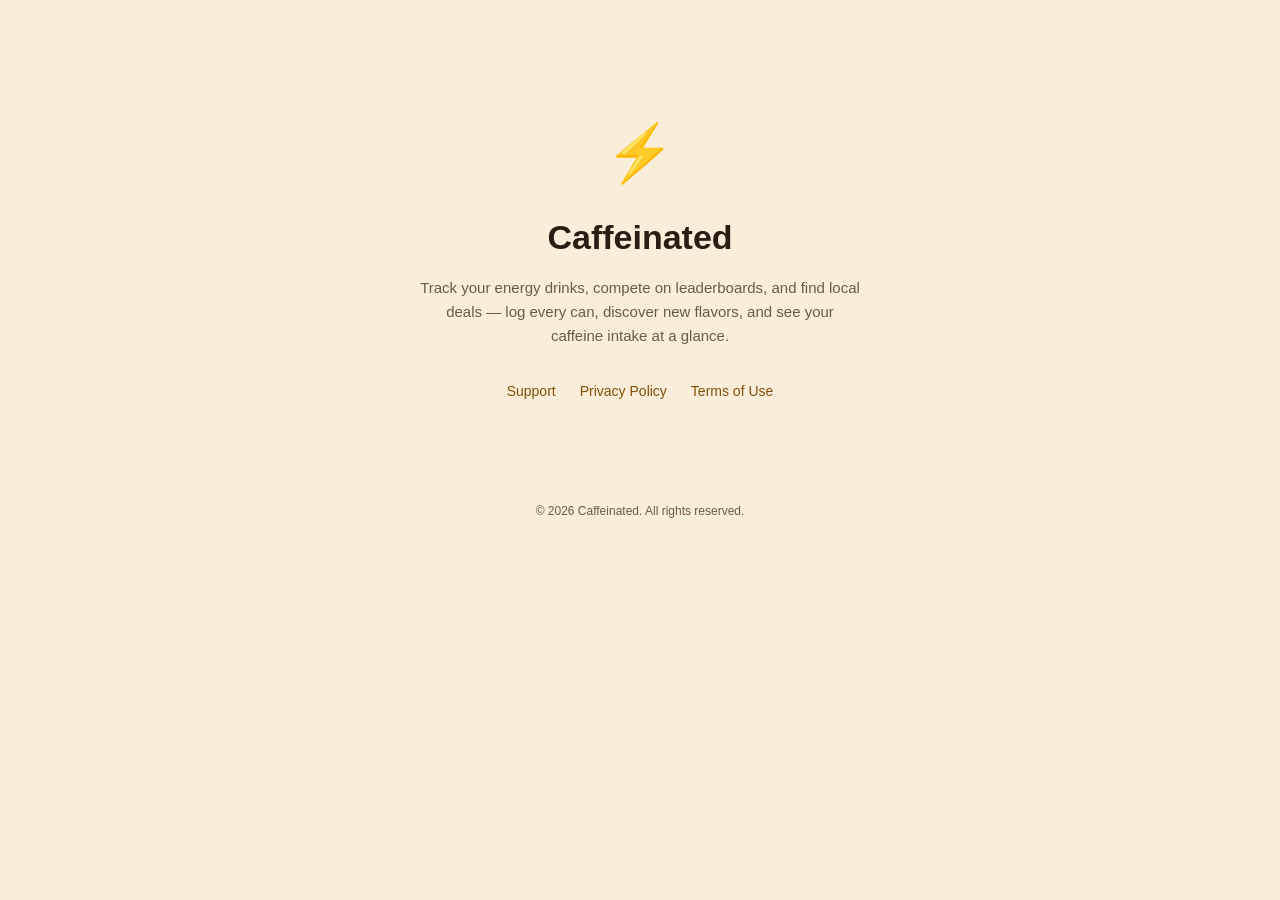
<file: index.html>
<!DOCTYPE html>
<html lang="en">
<head>
<meta charset="UTF-8">
<meta name="viewport" content="width=device-width, initial-scale=1.0">
<meta name="google-site-verification" content="kxcARHRL8NY4AYzbLue4tC6kULSkFGNWtAFDl7lVQUo" />
<title>Caffeinated</title>
<link rel="stylesheet" href="style.css">
</head>
<body>
<div class="wrap">
  <div class="home-hero">
    <span class="bolt-big">⚡</span>
    <h1>Caffeinated</h1>
    <p>Track your energy drinks, compete on leaderboards, and find local deals — log every can, discover new flavors, and see your caffeine intake at a glance.</p>
    <div class="links">
      <a href="support.html">Support</a>
      <a href="privacy-policy.html">Privacy Policy</a>
      <a href="terms.html">Terms of Use</a>
    </div>
  </div>
  <footer>&copy; 2026 Caffeinated. All rights reserved.</footer>
</div>
</body>
</html>
</file>
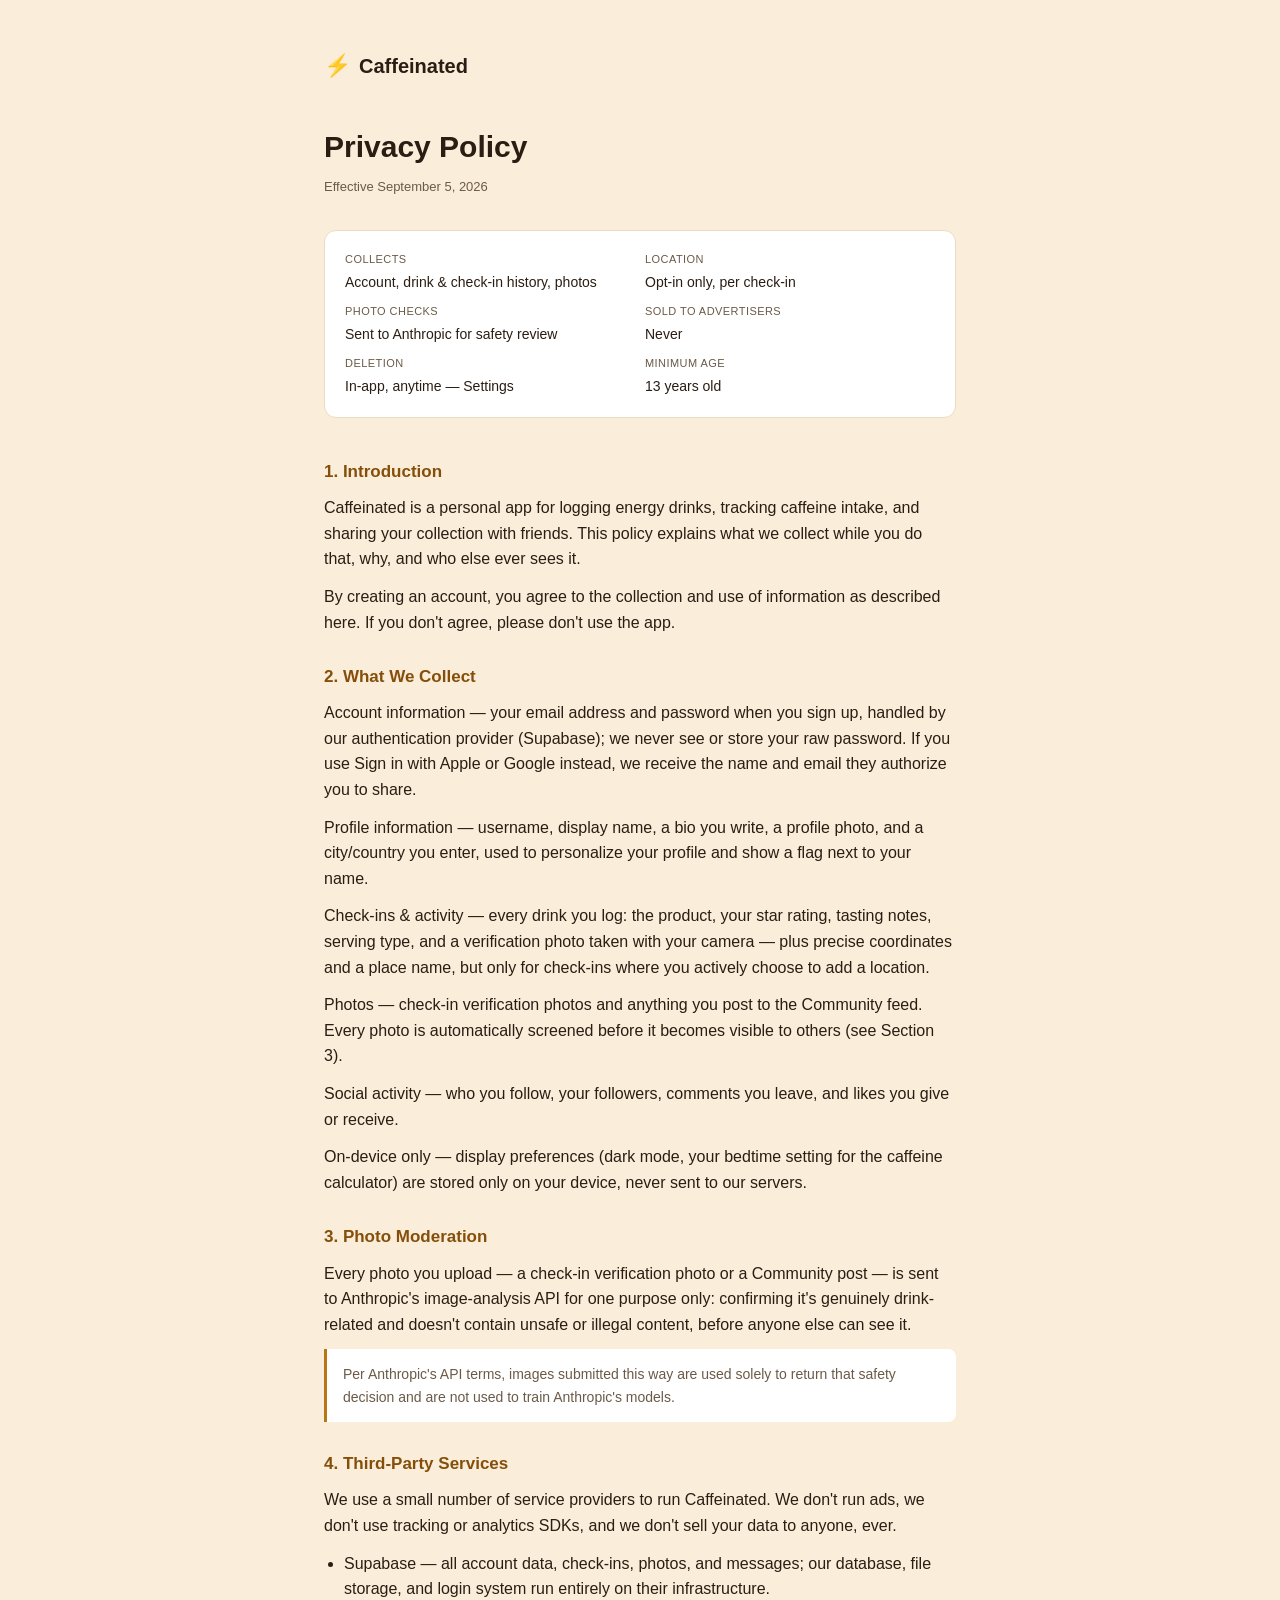
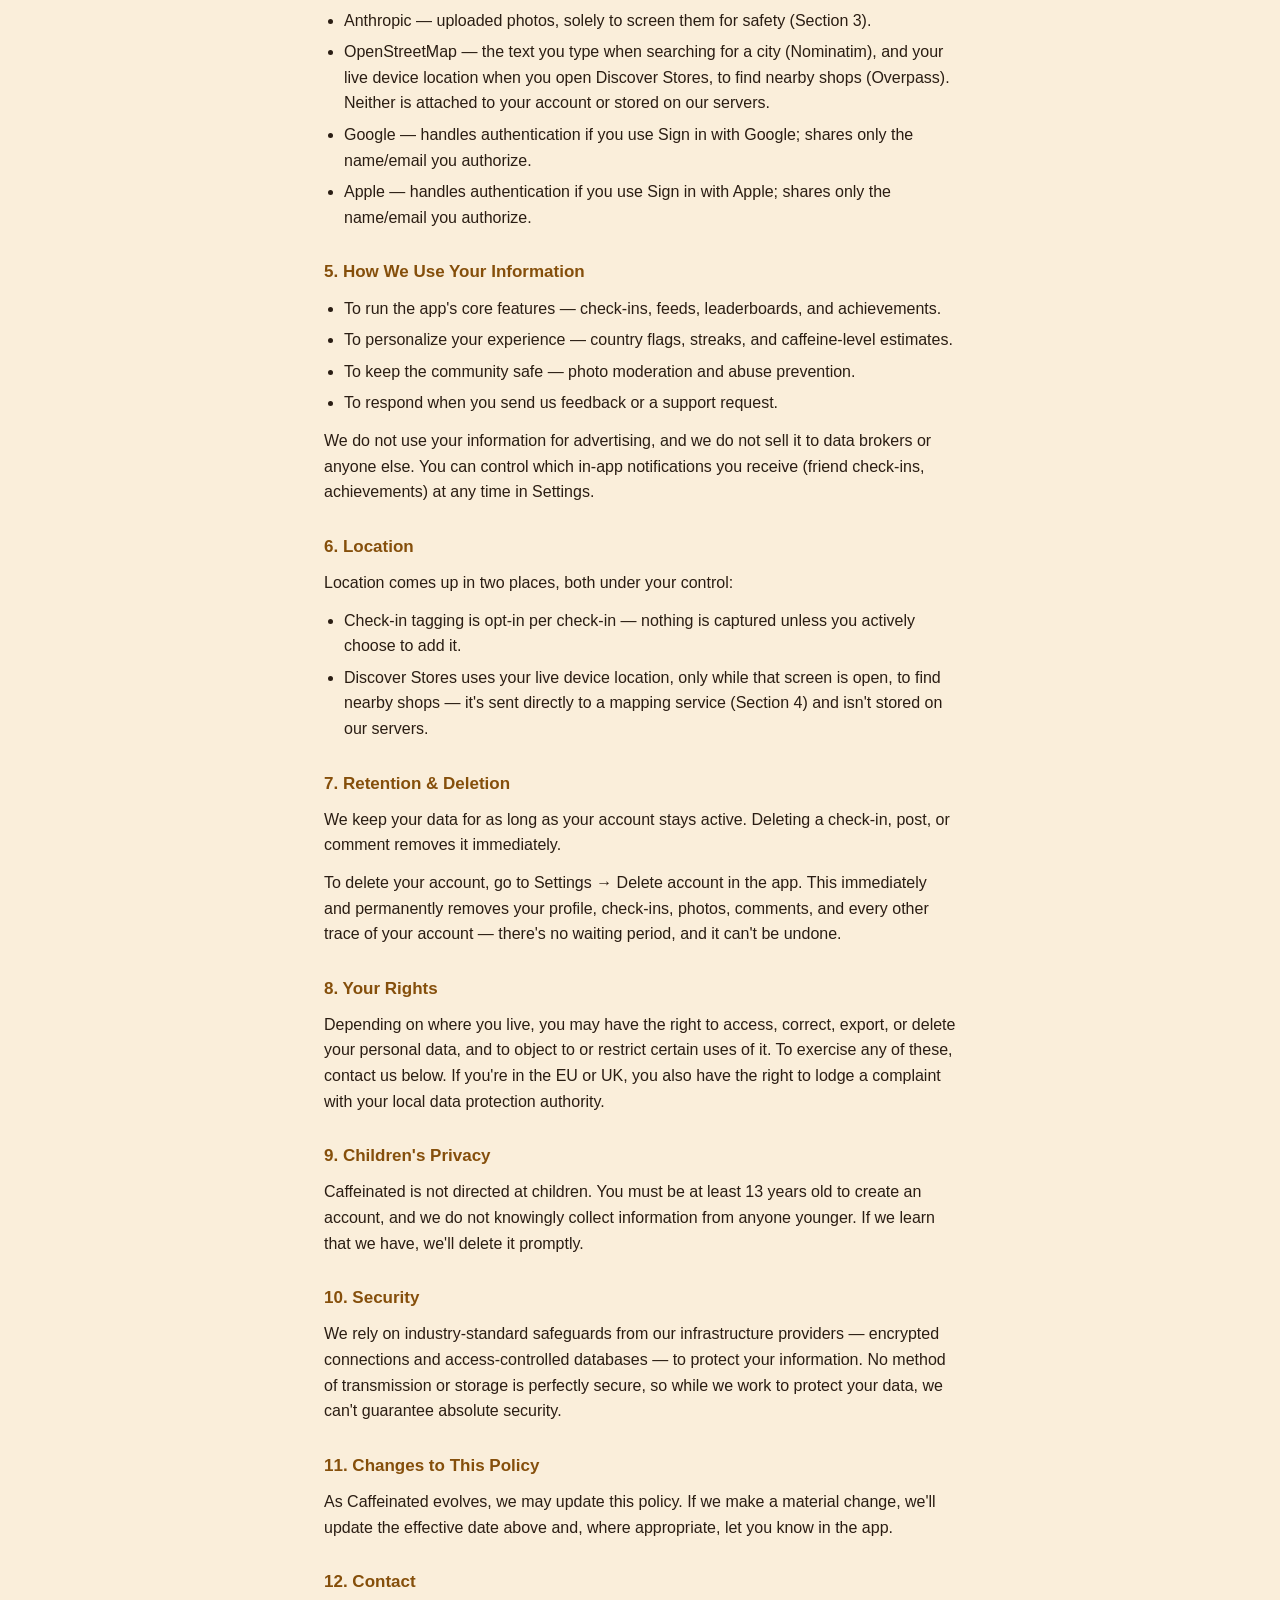
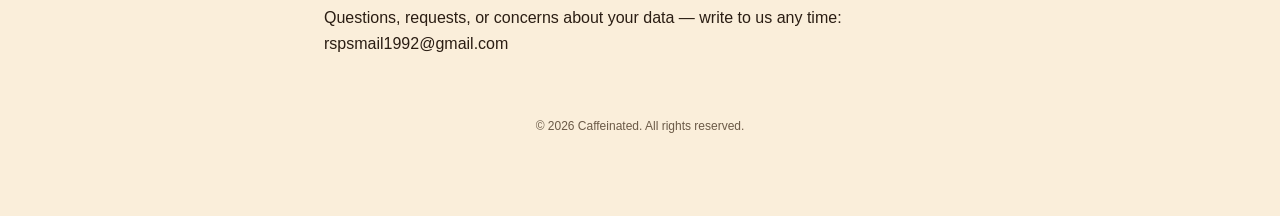
<file: privacy-policy.html>
<!DOCTYPE html>
<html lang="en">
<head>
<meta charset="UTF-8">
<meta name="viewport" content="width=device-width, initial-scale=1.0">
<title>Privacy Policy — Caffeinated</title>
<link rel="stylesheet" href="style.css">
</head>
<body>
<div class="wrap">
  <a class="brand" href="index.html"><span class="bolt">⚡</span> Caffeinated</a>
  <h1>Privacy Policy</h1>
  <p class="effective-date">Effective September 5, 2026</p>

  <div class="glance">
    <div class="glance-item"><span class="glance-k">Collects</span><span class="glance-v">Account, drink &amp; check-in history, photos</span></div>
    <div class="glance-item"><span class="glance-k">Location</span><span class="glance-v">Opt-in only, per check-in</span></div>
    <div class="glance-item"><span class="glance-k">Photo checks</span><span class="glance-v">Sent to Anthropic for safety review</span></div>
    <div class="glance-item"><span class="glance-k">Sold to advertisers</span><span class="glance-v">Never</span></div>
    <div class="glance-item"><span class="glance-k">Deletion</span><span class="glance-v">In-app, anytime — Settings</span></div>
    <div class="glance-item"><span class="glance-k">Minimum age</span><span class="glance-v">13 years old</span></div>
  </div>

  <section>
    <h2>1. Introduction</h2>
    <p>Caffeinated is a personal app for logging energy drinks, tracking caffeine intake, and sharing your collection with friends. This policy explains what we collect while you do that, why, and who else ever sees it.</p>
    <p>By creating an account, you agree to the collection and use of information as described here. If you don't agree, please don't use the app.</p>
  </section>

  <section>
    <h2>2. What We Collect</h2>
    <p>Account information — your email address and password when you sign up, handled by our authentication provider (Supabase); we never see or store your raw password. If you use Sign in with Apple or Google instead, we receive the name and email they authorize you to share.</p>
    <p>Profile information — username, display name, a bio you write, a profile photo, and a city/country you enter, used to personalize your profile and show a flag next to your name.</p>
    <p>Check-ins &amp; activity — every drink you log: the product, your star rating, tasting notes, serving type, and a verification photo taken with your camera — plus precise coordinates and a place name, but only for check-ins where you actively choose to add a location.</p>
    <p>Photos — check-in verification photos and anything you post to the Community feed. Every photo is automatically screened before it becomes visible to others (see Section 3).</p>
    <p>Social activity — who you follow, your followers, comments you leave, and likes you give or receive.</p>
    <p>On-device only — display preferences (dark mode, your bedtime setting for the caffeine calculator) are stored only on your device, never sent to our servers.</p>
  </section>

  <section>
    <h2>3. Photo Moderation</h2>
    <p>Every photo you upload — a check-in verification photo or a Community post — is sent to Anthropic's image-analysis API for one purpose only: confirming it's genuinely drink-related and doesn't contain unsafe or illegal content, before anyone else can see it.</p>
    <div class="callout">Per Anthropic's API terms, images submitted this way are used solely to return that safety decision and are not used to train Anthropic's models.</div>
  </section>

  <section>
    <h2>4. Third-Party Services</h2>
    <p>We use a small number of service providers to run Caffeinated. We don't run ads, we don't use tracking or analytics SDKs, and we don't sell your data to anyone, ever.</p>
    <ul>
      <li>Supabase — all account data, check-ins, photos, and messages; our database, file storage, and login system run entirely on their infrastructure.</li>
      <li>Anthropic — uploaded photos, solely to screen them for safety (Section 3).</li>
      <li>OpenStreetMap — the text you type when searching for a city (Nominatim), and your live device location when you open Discover Stores, to find nearby shops (Overpass). Neither is attached to your account or stored on our servers.</li>
      <li>Google — handles authentication if you use Sign in with Google; shares only the name/email you authorize.</li>
      <li>Apple — handles authentication if you use Sign in with Apple; shares only the name/email you authorize.</li>
    </ul>
  </section>

  <section>
    <h2>5. How We Use Your Information</h2>
    <ul>
      <li>To run the app's core features — check-ins, feeds, leaderboards, and achievements.</li>
      <li>To personalize your experience — country flags, streaks, and caffeine-level estimates.</li>
      <li>To keep the community safe — photo moderation and abuse prevention.</li>
      <li>To respond when you send us feedback or a support request.</li>
    </ul>
    <p>We do not use your information for advertising, and we do not sell it to data brokers or anyone else. You can control which in-app notifications you receive (friend check-ins, achievements) at any time in Settings.</p>
  </section>

  <section>
    <h2>6. Location</h2>
    <p>Location comes up in two places, both under your control:</p>
    <ul>
      <li>Check-in tagging is opt-in per check-in — nothing is captured unless you actively choose to add it.</li>
      <li>Discover Stores uses your live device location, only while that screen is open, to find nearby shops — it's sent directly to a mapping service (Section 4) and isn't stored on our servers.</li>
    </ul>
  </section>

  <section>
    <h2>7. Retention &amp; Deletion</h2>
    <p>We keep your data for as long as your account stays active. Deleting a check-in, post, or comment removes it immediately.</p>
    <p>To delete your account, go to Settings → Delete account in the app. This immediately and permanently removes your profile, check-ins, photos, comments, and every other trace of your account — there's no waiting period, and it can't be undone.</p>
  </section>

  <section>
    <h2>8. Your Rights</h2>
    <p>Depending on where you live, you may have the right to access, correct, export, or delete your personal data, and to object to or restrict certain uses of it. To exercise any of these, contact us below. If you're in the EU or UK, you also have the right to lodge a complaint with your local data protection authority.</p>
  </section>

  <section>
    <h2>9. Children's Privacy</h2>
    <p>Caffeinated is not directed at children. You must be at least 13 years old to create an account, and we do not knowingly collect information from anyone younger. If we learn that we have, we'll delete it promptly.</p>
  </section>

  <section>
    <h2>10. Security</h2>
    <p>We rely on industry-standard safeguards from our infrastructure providers — encrypted connections and access-controlled databases — to protect your information. No method of transmission or storage is perfectly secure, so while we work to protect your data, we can't guarantee absolute security.</p>
  </section>

  <section>
    <h2>11. Changes to This Policy</h2>
    <p>As Caffeinated evolves, we may update this policy. If we make a material change, we'll update the effective date above and, where appropriate, let you know in the app.</p>
  </section>

  <section>
    <h2>12. Contact</h2>
    <p>Questions, requests, or concerns about your data — write to us any time: rspsmail1992@gmail.com</p>
  </section>

  <footer>&copy; 2026 Caffeinated. All rights reserved.</footer>
</div>
</body>
</html>
</file>
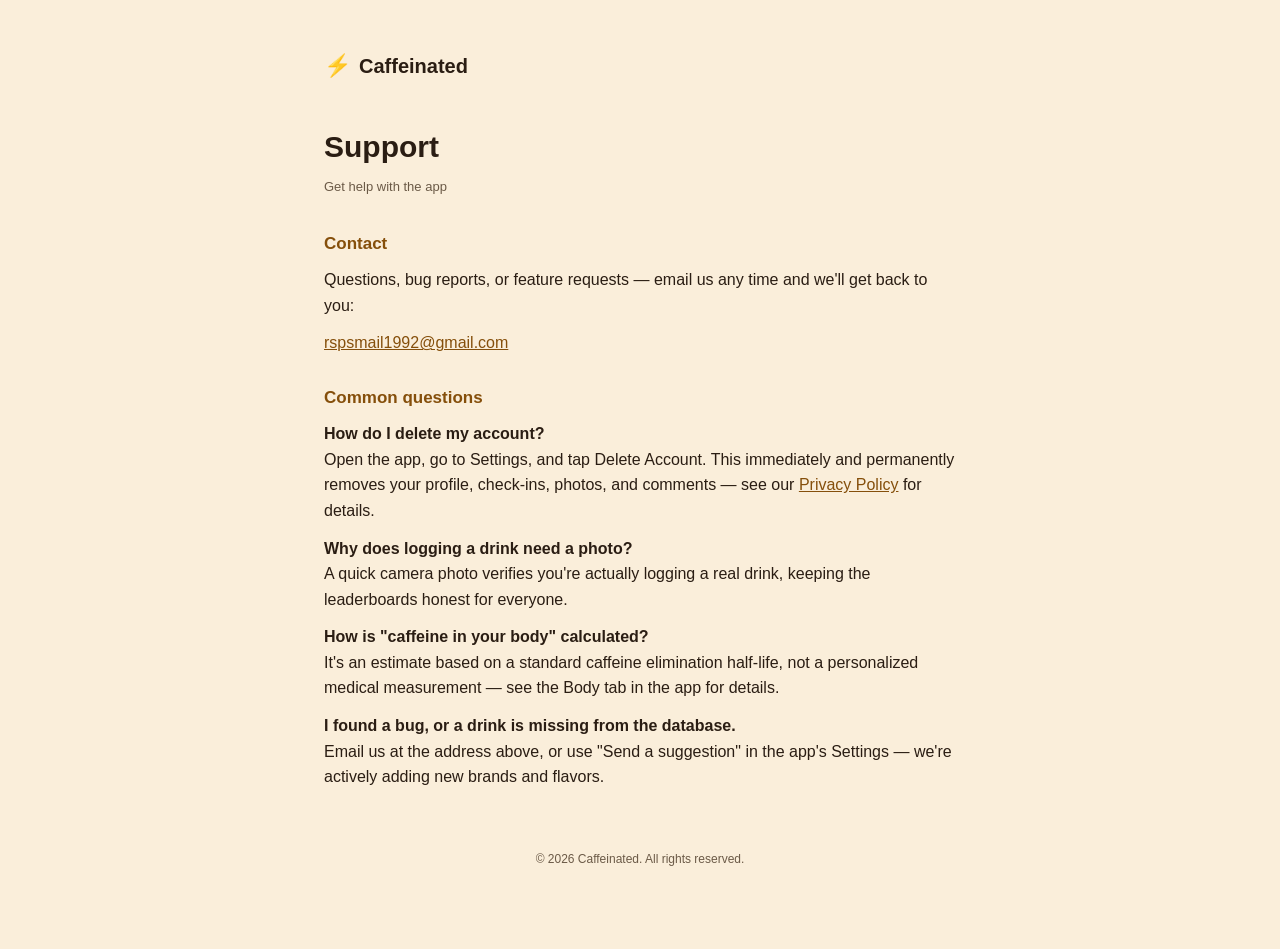
<file: support.html>
<!DOCTYPE html>
<html lang="en">
<head>
<meta charset="UTF-8">
<meta name="viewport" content="width=device-width, initial-scale=1.0">
<title>Support — Caffeinated</title>
<link rel="stylesheet" href="style.css">
</head>
<body>
<div class="wrap">
  <a class="brand" href="index.html"><span class="bolt">⚡</span> Caffeinated</a>
  <h1>Support</h1>
  <p class="effective-date">Get help with the app</p>

  <section>
    <h2>Contact</h2>
    <p>Questions, bug reports, or feature requests — email us any time and we'll get back to you:</p>
    <p><a href="mailto:rspsmail1992@gmail.com" style="color: var(--accent-dark); font-weight: 500;">rspsmail1992@gmail.com</a></p>
  </section>

  <section>
    <h2>Common questions</h2>
    <p><strong>How do I delete my account?</strong><br>
    Open the app, go to Settings, and tap Delete Account. This immediately and permanently removes your profile, check-ins, photos, and comments — see our <a href="privacy-policy.html" style="color: var(--accent-dark);">Privacy Policy</a> for details.</p>
    <p><strong>Why does logging a drink need a photo?</strong><br>
    A quick camera photo verifies you're actually logging a real drink, keeping the leaderboards honest for everyone.</p>
    <p><strong>How is "caffeine in your body" calculated?</strong><br>
    It's an estimate based on a standard caffeine elimination half-life, not a personalized medical measurement — see the Body tab in the app for details.</p>
    <p><strong>I found a bug, or a drink is missing from the database.</strong><br>
    Email us at the address above, or use "Send a suggestion" in the app's Settings — we're actively adding new brands and flavors.</p>
  </section>

  <footer>&copy; 2026 Caffeinated. All rights reserved.</footer>
</div>
</body>
</html>
</file>
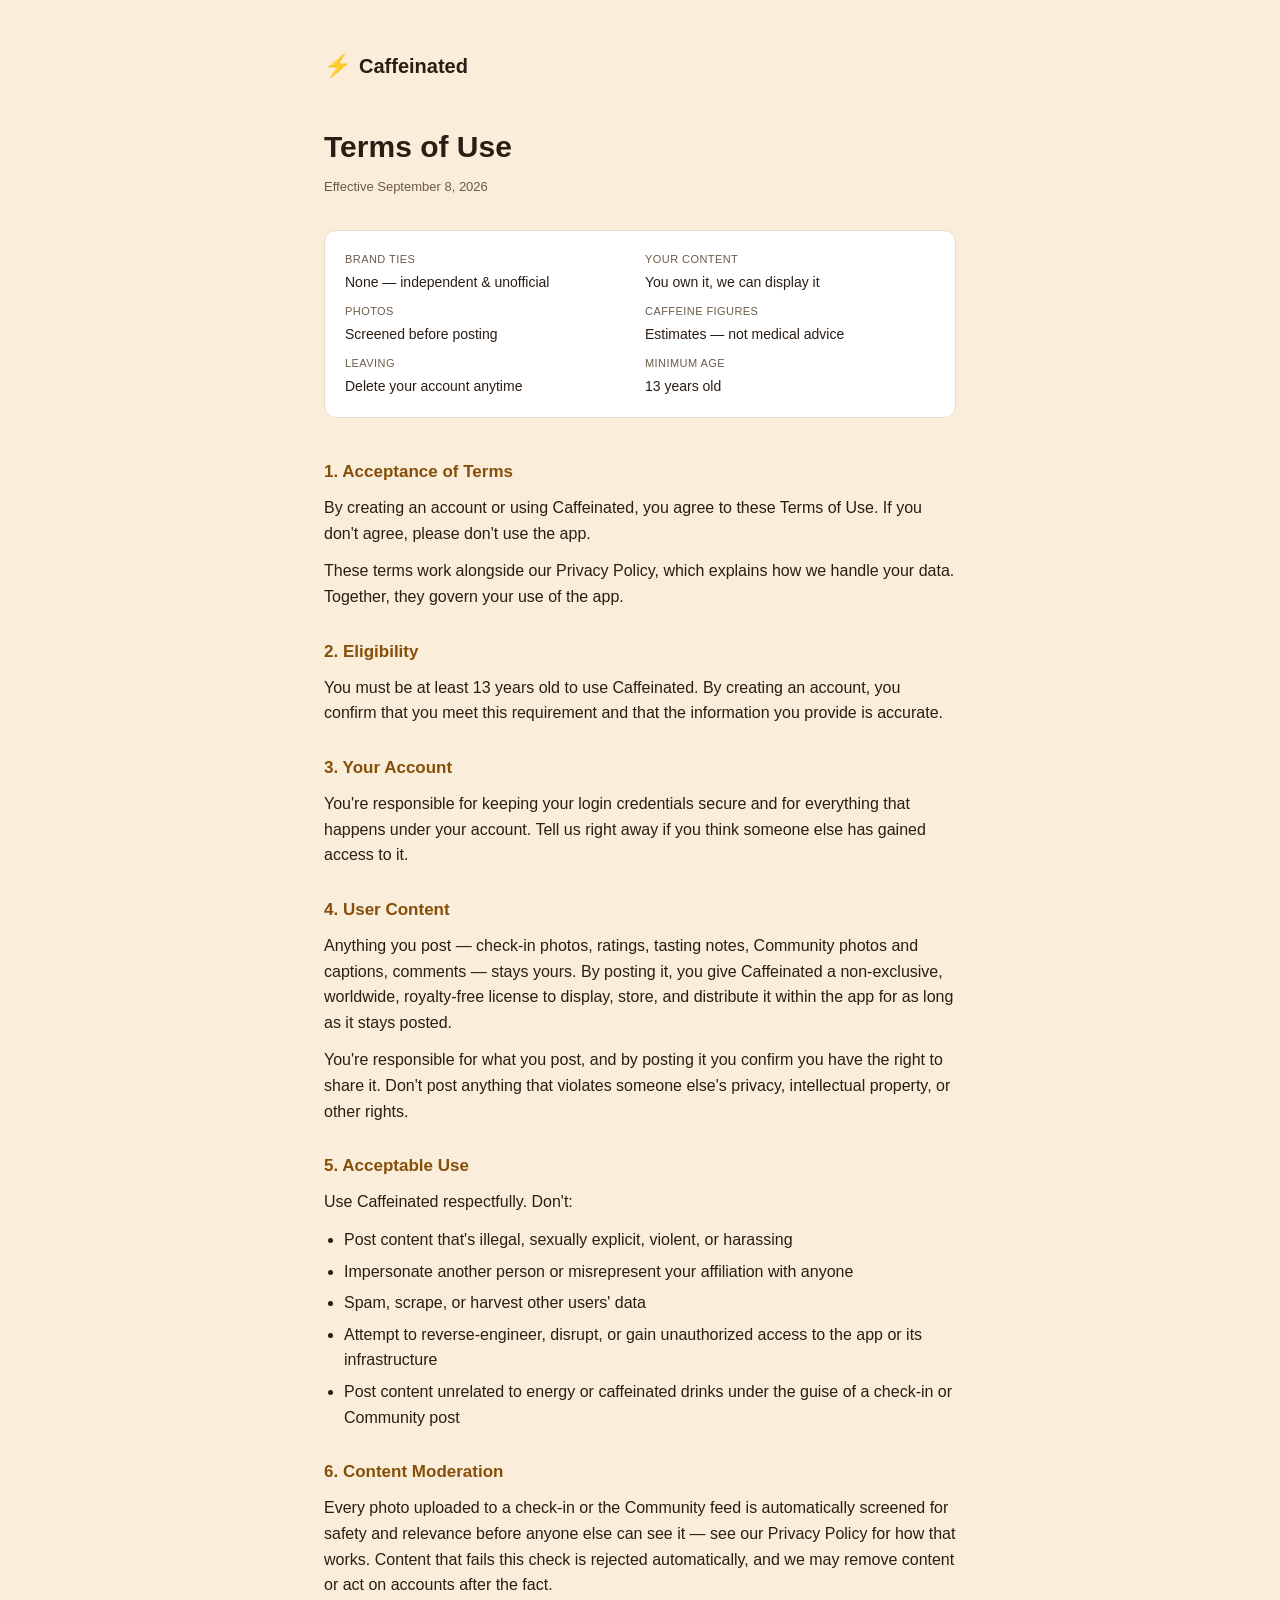
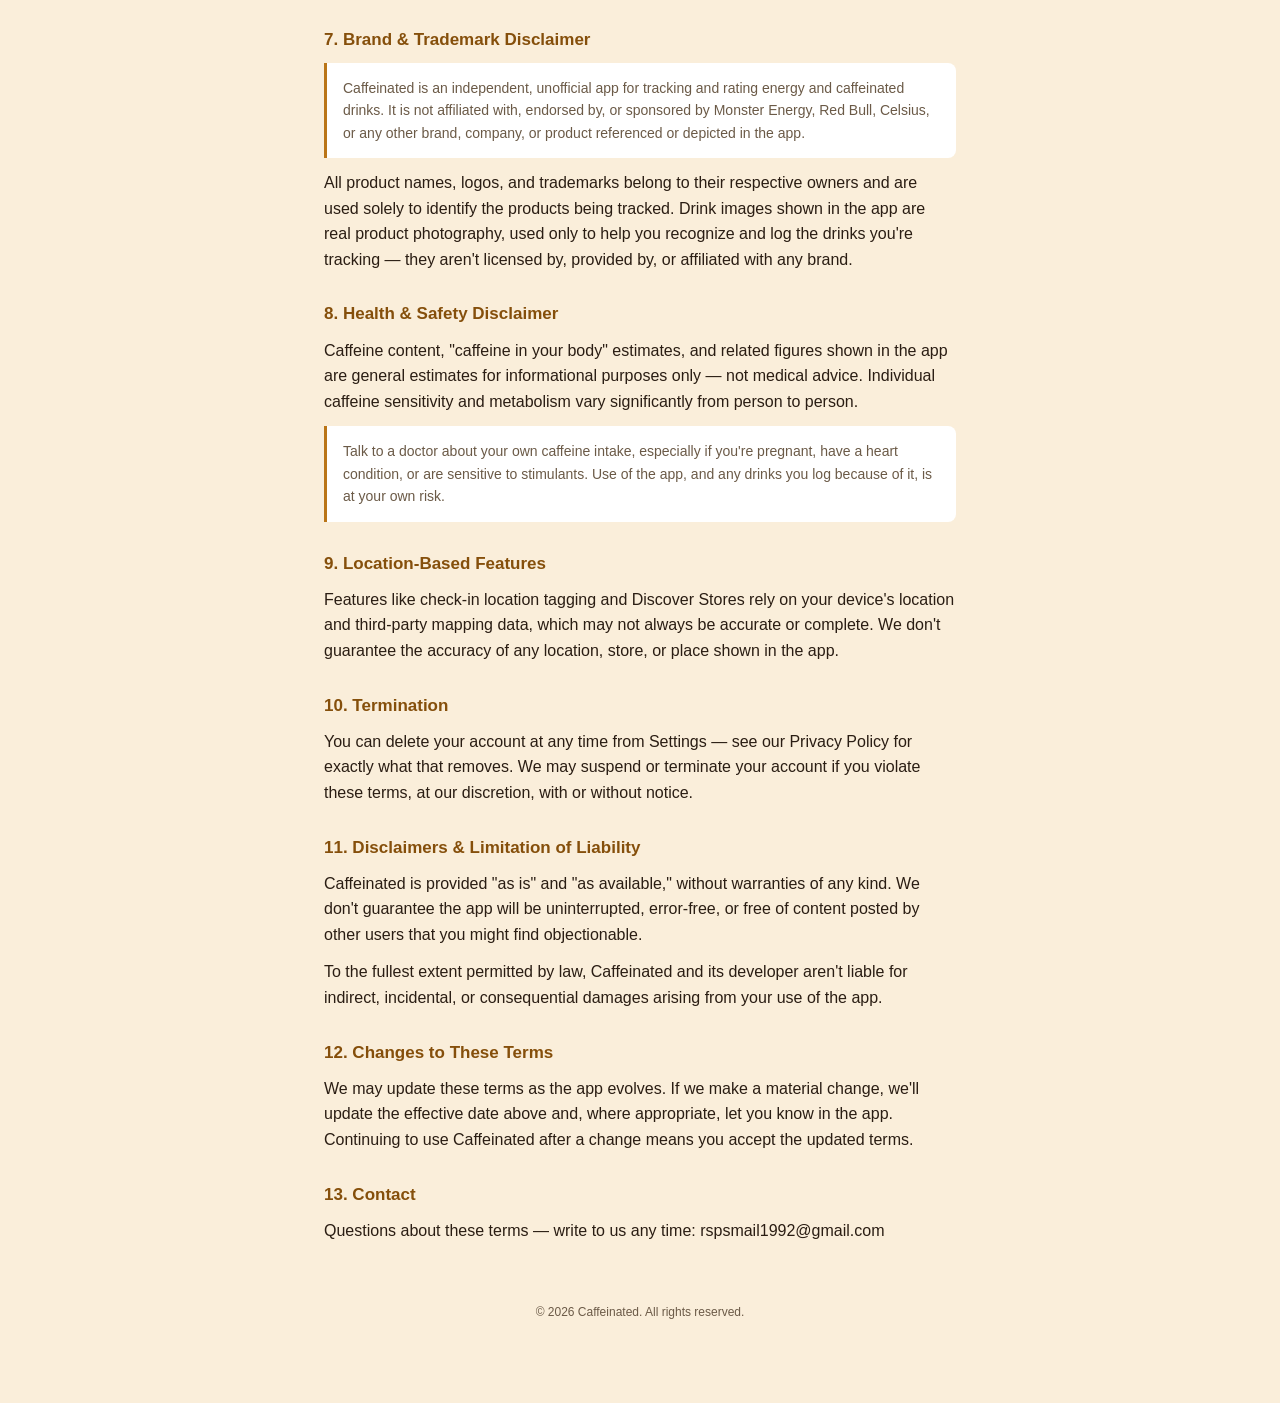
<file: terms.html>
<!DOCTYPE html>
<html lang="en">
<head>
<meta charset="UTF-8">
<meta name="viewport" content="width=device-width, initial-scale=1.0">
<title>Terms of Use — Caffeinated</title>
<link rel="stylesheet" href="style.css">
</head>
<body>
<div class="wrap">
  <a class="brand" href="index.html"><span class="bolt">⚡</span> Caffeinated</a>
  <h1>Terms of Use</h1>
  <p class="effective-date">Effective September 8, 2026</p>

  <div class="glance">
    <div class="glance-item"><span class="glance-k">Brand ties</span><span class="glance-v">None — independent &amp; unofficial</span></div>
    <div class="glance-item"><span class="glance-k">Your content</span><span class="glance-v">You own it, we can display it</span></div>
    <div class="glance-item"><span class="glance-k">Photos</span><span class="glance-v">Screened before posting</span></div>
    <div class="glance-item"><span class="glance-k">Caffeine figures</span><span class="glance-v">Estimates — not medical advice</span></div>
    <div class="glance-item"><span class="glance-k">Leaving</span><span class="glance-v">Delete your account anytime</span></div>
    <div class="glance-item"><span class="glance-k">Minimum age</span><span class="glance-v">13 years old</span></div>
  </div>

  <section>
    <h2>1. Acceptance of Terms</h2>
    <p>By creating an account or using Caffeinated, you agree to these Terms of Use. If you don't agree, please don't use the app.</p>
    <p>These terms work alongside our Privacy Policy, which explains how we handle your data. Together, they govern your use of the app.</p>
  </section>

  <section>
    <h2>2. Eligibility</h2>
    <p>You must be at least 13 years old to use Caffeinated. By creating an account, you confirm that you meet this requirement and that the information you provide is accurate.</p>
  </section>

  <section>
    <h2>3. Your Account</h2>
    <p>You're responsible for keeping your login credentials secure and for everything that happens under your account. Tell us right away if you think someone else has gained access to it.</p>
  </section>

  <section>
    <h2>4. User Content</h2>
    <p>Anything you post — check-in photos, ratings, tasting notes, Community photos and captions, comments — stays yours. By posting it, you give Caffeinated a non-exclusive, worldwide, royalty-free license to display, store, and distribute it within the app for as long as it stays posted.</p>
    <p>You're responsible for what you post, and by posting it you confirm you have the right to share it. Don't post anything that violates someone else's privacy, intellectual property, or other rights.</p>
  </section>

  <section>
    <h2>5. Acceptable Use</h2>
    <p>Use Caffeinated respectfully. Don't:</p>
    <ul>
      <li>Post content that's illegal, sexually explicit, violent, or harassing</li>
      <li>Impersonate another person or misrepresent your affiliation with anyone</li>
      <li>Spam, scrape, or harvest other users' data</li>
      <li>Attempt to reverse-engineer, disrupt, or gain unauthorized access to the app or its infrastructure</li>
      <li>Post content unrelated to energy or caffeinated drinks under the guise of a check-in or Community post</li>
    </ul>
  </section>

  <section>
    <h2>6. Content Moderation</h2>
    <p>Every photo uploaded to a check-in or the Community feed is automatically screened for safety and relevance before anyone else can see it — see our Privacy Policy for how that works. Content that fails this check is rejected automatically, and we may remove content or act on accounts after the fact.</p>
  </section>

  <section>
    <h2>7. Brand &amp; Trademark Disclaimer</h2>
    <div class="callout">Caffeinated is an independent, unofficial app for tracking and rating energy and caffeinated drinks. It is not affiliated with, endorsed by, or sponsored by Monster Energy, Red Bull, Celsius, or any other brand, company, or product referenced or depicted in the app.</div>
    <p>All product names, logos, and trademarks belong to their respective owners and are used solely to identify the products being tracked. Drink images shown in the app are real product photography, used only to help you recognize and log the drinks you're tracking — they aren't licensed by, provided by, or affiliated with any brand.</p>
  </section>

  <section>
    <h2>8. Health &amp; Safety Disclaimer</h2>
    <p>Caffeine content, "caffeine in your body" estimates, and related figures shown in the app are general estimates for informational purposes only — not medical advice. Individual caffeine sensitivity and metabolism vary significantly from person to person.</p>
    <div class="callout">Talk to a doctor about your own caffeine intake, especially if you're pregnant, have a heart condition, or are sensitive to stimulants. Use of the app, and any drinks you log because of it, is at your own risk.</div>
  </section>

  <section>
    <h2>9. Location-Based Features</h2>
    <p>Features like check-in location tagging and Discover Stores rely on your device's location and third-party mapping data, which may not always be accurate or complete. We don't guarantee the accuracy of any location, store, or place shown in the app.</p>
  </section>

  <section>
    <h2>10. Termination</h2>
    <p>You can delete your account at any time from Settings — see our Privacy Policy for exactly what that removes. We may suspend or terminate your account if you violate these terms, at our discretion, with or without notice.</p>
  </section>

  <section>
    <h2>11. Disclaimers &amp; Limitation of Liability</h2>
    <p>Caffeinated is provided "as is" and "as available," without warranties of any kind. We don't guarantee the app will be uninterrupted, error-free, or free of content posted by other users that you might find objectionable.</p>
    <p>To the fullest extent permitted by law, Caffeinated and its developer aren't liable for indirect, incidental, or consequential damages arising from your use of the app.</p>
  </section>

  <section>
    <h2>12. Changes to These Terms</h2>
    <p>We may update these terms as the app evolves. If we make a material change, we'll update the effective date above and, where appropriate, let you know in the app. Continuing to use Caffeinated after a change means you accept the updated terms.</p>
  </section>

  <section>
    <h2>13. Contact</h2>
    <p>Questions about these terms — write to us any time: rspsmail1992@gmail.com</p>
  </section>

  <footer>&copy; 2026 Caffeinated. All rights reserved.</footer>
</div>
</body>
</html>
</file>
<file: style.css>
:root {
  --bg: #FAEEDA;
  --surface: #FFFFFF;
  --text: #2A1D13;
  --text-secondary: #6B5A47;
  --accent: #BA7517;
  --accent-dark: #854F0B;
  --border: #E8DCC5;
}

* { box-sizing: border-box; }

body {
  margin: 0;
  background: var(--bg);
  color: var(--text);
  font-family: -apple-system, BlinkMacSystemFont, "Segoe UI", Roboto, sans-serif;
  line-height: 1.6;
}

.wrap {
  max-width: 680px;
  margin: 0 auto;
  padding: 48px 24px 80px;
}

.brand {
  display: flex;
  align-items: center;
  gap: 8px;
  text-decoration: none;
  color: var(--text);
  font-weight: 700;
  font-size: 20px;
  margin-bottom: 40px;
}

.brand .bolt { font-size: 22px; }

h1 {
  font-size: 30px;
  font-weight: 700;
  margin: 0 0 6px;
}

.effective-date {
  color: var(--text-secondary);
  font-size: 13px;
  margin: 0 0 32px;
}

.glance {
  display: grid;
  grid-template-columns: repeat(auto-fit, minmax(220px, 1fr));
  gap: 10px;
  background: var(--surface);
  border: 1px solid var(--border);
  border-radius: 12px;
  padding: 20px;
  margin-bottom: 40px;
}

.glance-item { display: flex; flex-direction: column; gap: 2px; }
.glance-k { font-size: 11px; text-transform: uppercase; letter-spacing: 0.04em; color: var(--text-secondary); }
.glance-v { font-size: 14px; font-weight: 500; }

section { margin-bottom: 28px; }

h2 {
  font-size: 17px;
  font-weight: 600;
  margin: 0 0 10px;
  color: var(--accent-dark);
}

p { margin: 0 0 12px; }

ul { margin: 0 0 12px; padding-left: 20px; }
li { margin-bottom: 6px; }

.callout {
  background: var(--surface);
  border-left: 3px solid var(--accent);
  border-radius: 0 8px 8px 0;
  padding: 14px 16px;
  font-size: 14px;
  color: var(--text-secondary);
  margin: 0 0 12px;
}

.home-hero {
  text-align: center;
  padding: 60px 0 40px;
}

.home-hero .bolt-big { font-size: 56px; display: block; margin-bottom: 12px; }

.home-hero h1 { font-size: 34px; }

.home-hero p { color: var(--text-secondary); font-size: 15px; max-width: 440px; margin: 12px auto 0; }

.links {
  display: flex;
  justify-content: center;
  gap: 24px;
  margin-top: 32px;
}

.links a {
  color: var(--accent-dark);
  font-weight: 500;
  text-decoration: none;
  font-size: 14px;
}

.links a:hover { text-decoration: underline; }

footer {
  text-align: center;
  color: var(--text-secondary);
  font-size: 12px;
  margin-top: 60px;
}
</file>
